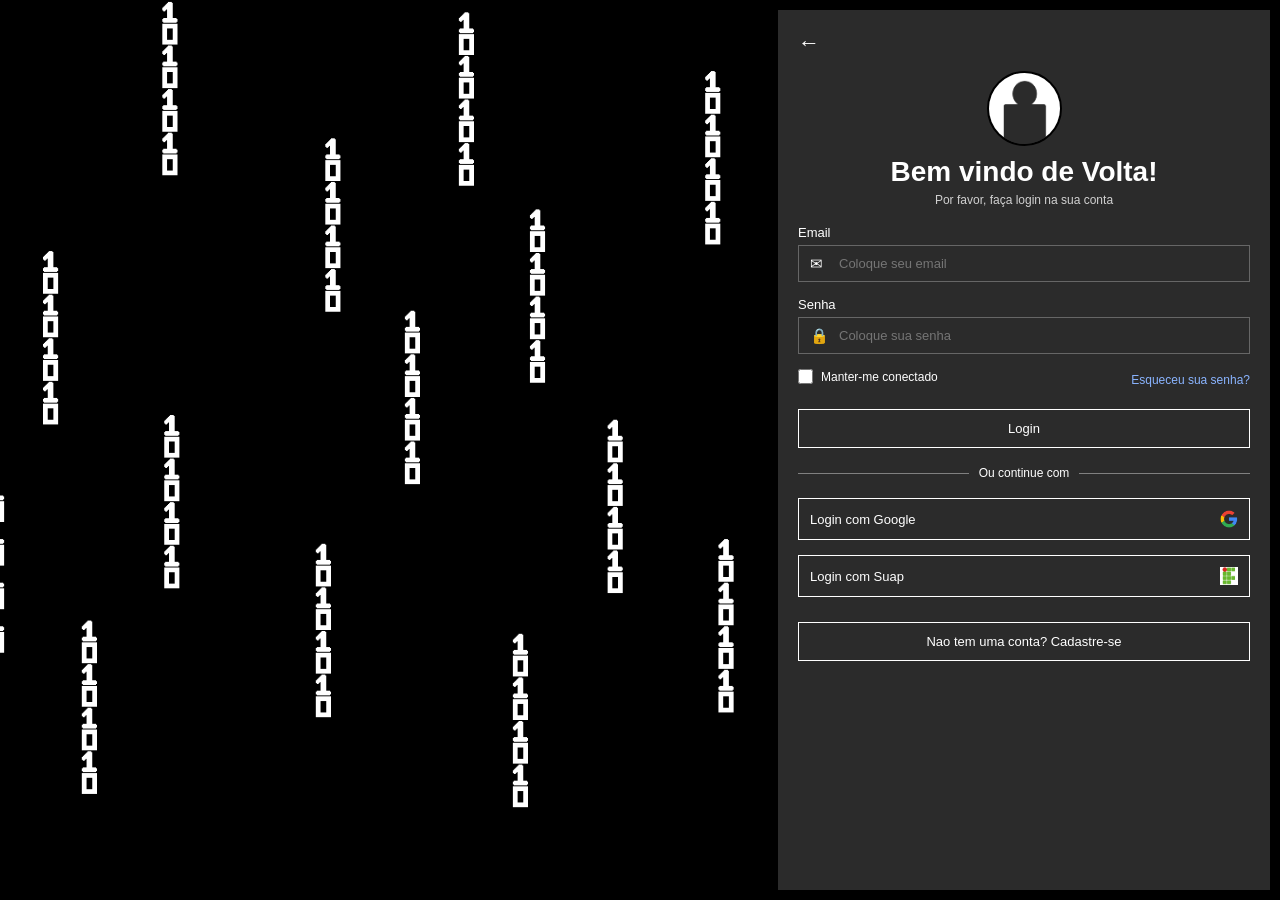
<file: index.html>
<!DOCTYPE html>
<html lang="pt-br">
<head>
<meta charset="UTF-8">
<meta name="viewport"
content="width=device-width, initial-scale=1.0">
<link rel="stylesheet" href="css/style.css">
<title>Login</title>
</head>
<body>

    <div class="left"></div>

    <div class="right">

        <div class="login-box">

            <div class="back">←</div>

            <div class="avatar">
                <img src="img/avatar.png" alt="user">
            </div>

            <h2>Bem vindo de Volta!</h2>

            <p>Por favor, faça login na sua conta</p>

            <!-- email -->
            <label>Email</label>

            <div class="input-box">

                <span class="icon">✉</span>

                <input
                    type="email"
                    id="loginEmail"
                    placeholder="Coloque seu email">

            </div>

            <!-- senha -->
            <label>Senha</label>

            <div class="input-box">

                <span class="icon">🔒</span>

                <input
                    type="password"
                    id="loginSenha"
                    placeholder="Coloque sua senha">

                <span class="show-password"
                    onclick="mostrarSenha('loginSenha')">
                </span>
            </div>

            <!-- opcoes para dar charme -->
            <div class="options">

                <label class="remember">
                    <input type="checkbox">
                    Manter-me conectado
                </label>

                <div class="forgot">

                    <a href="#">Esqueceu sua senha?</a>

                </div>

            </div>

            <!-- login -->
            <button class="login-btn"
            onclick="login()">
                Login
            </button>

            <!-- linha que divide -->
            <div class="divider-line">

                <span>Ou continue com</span>

            </div>

            <!-- google nao funfa -->
            <button class="social-btn">
                Login com Google
                <img src="img/google.png" alt="Google">

            </button>

            <!-- suap nao funfa -->
            <button class="social-btn">
                
                Login com Suap
                <img src="img/suap.png" alt="Suap">

            </button>

            <!-- registre -->
            <button class="signup-btn"
            onclick="window.location.href='cadastro.html'">

                Nao tem uma conta? Cadastre-se

            </button>

        </div>

    </div>

<script src="js/script.js"></script>
</body>
</html>
</file>
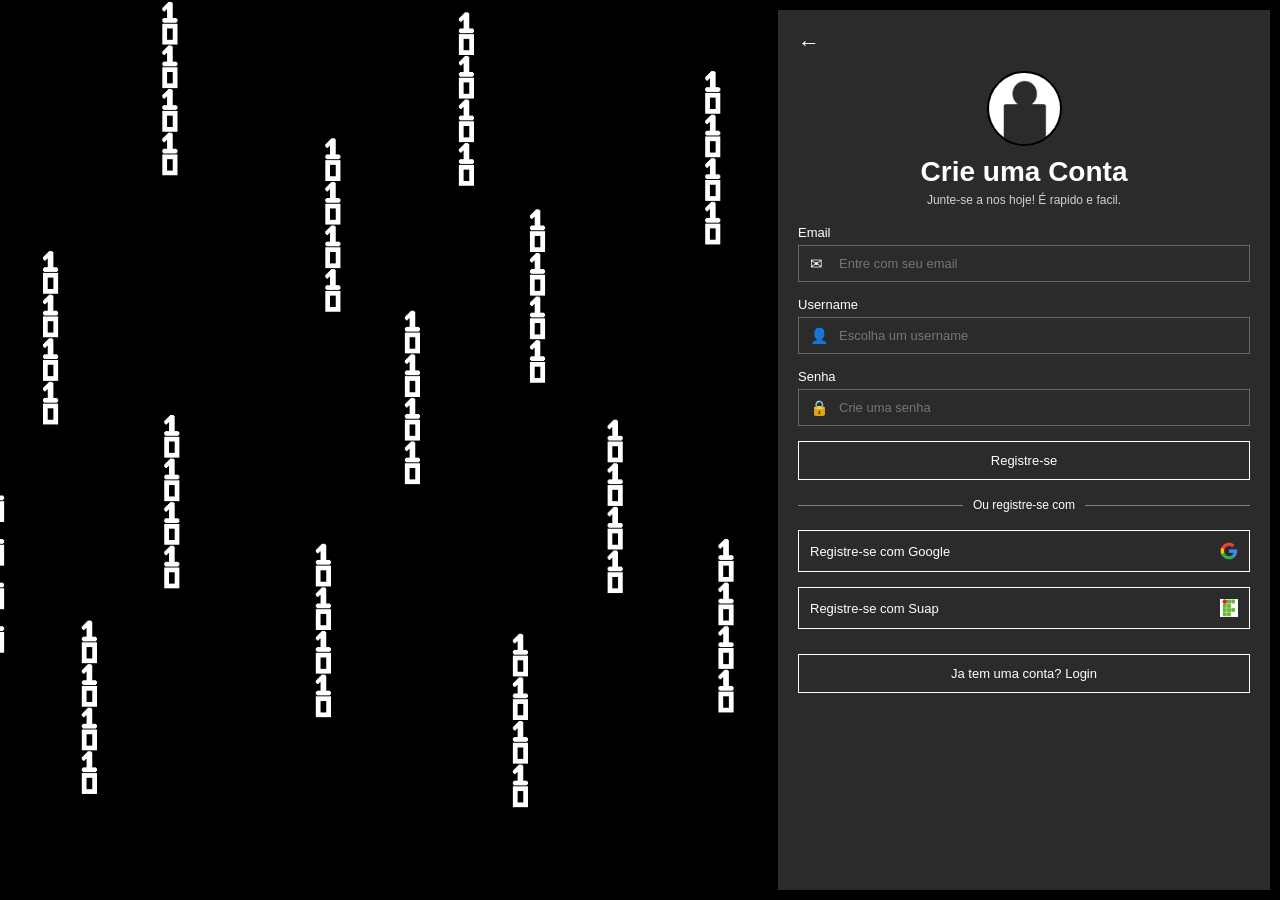
<file: cadastro.html>
<!DOCTYPE html>
<html lang="pt-br">
<head>
<meta charset="UTF-8">
<meta name="viewport"
content="width=device-width, initial-scale=1.0">
<link rel="stylesheet" href="css/style.css">
<title>Cadastro</title>
</head>

<body>

<div class="left"></div>

<div class="right">

    <div class="login-box">

        <div class="back"
            onclick="window.location.href='index.html'">
            ←
        </div>

        <div class="avatar">
            <img src="img/avatar.png" alt="user">
        </div>

        <h2>Crie uma Conta</h2>

        <p> Junte-se a nos hoje! É rapido e facil.</p>

        <!-- email -->
        <label>Email</label>

        <div class="input-box">

            <span class="icon">✉</span>

            <input
                type="email"
                id="email"
                placeholder="Entre com seu email">

        </div>

        <!-- username -->
        <label>Username</label>

        <div class="input-box">

            <span class="icon">👤</span>

            <input
                type="text"
                id="username"
                placeholder="Escolha um username">

        </div>

        <!-- senha -->
        <label>Senha</label>

        <div class="input-box">

            <span class="icon">🔒</span>

            <input
                type="password"
                id="senha"
                placeholder="Crie uma senha">

            <span class="show-password"
                onclick="mostrarSenha('senha')">
            </span>

        </div>

        <!-- cadastro-->
        <button class="login-btn"
        onclick="cadastrar()">
            Registre-se
        </button>

        <!-- linha maneira -->
        <div class="divider-line">
            <span>Ou registre-se com</span>
        </div>

        <!-- google nao funfa -->
        <button class="social-btn">
            Registre-se com Google
            <img src="img/google.png" alt="Google">
        </button>

        <!-- suap nao funfa -->
        <button class="social-btn">
            Registre-se com Suap
            <img src="img/suap.png" alt="Suap">
        </button>

        <!-- login -->
        <button class="signup-btn"
            onclick="window.location.href='index.html'">
            Ja tem uma conta? Login
        </button>

    </div>
</div>

<script src="js/script.js"></script>
</body>
</html>
</file>
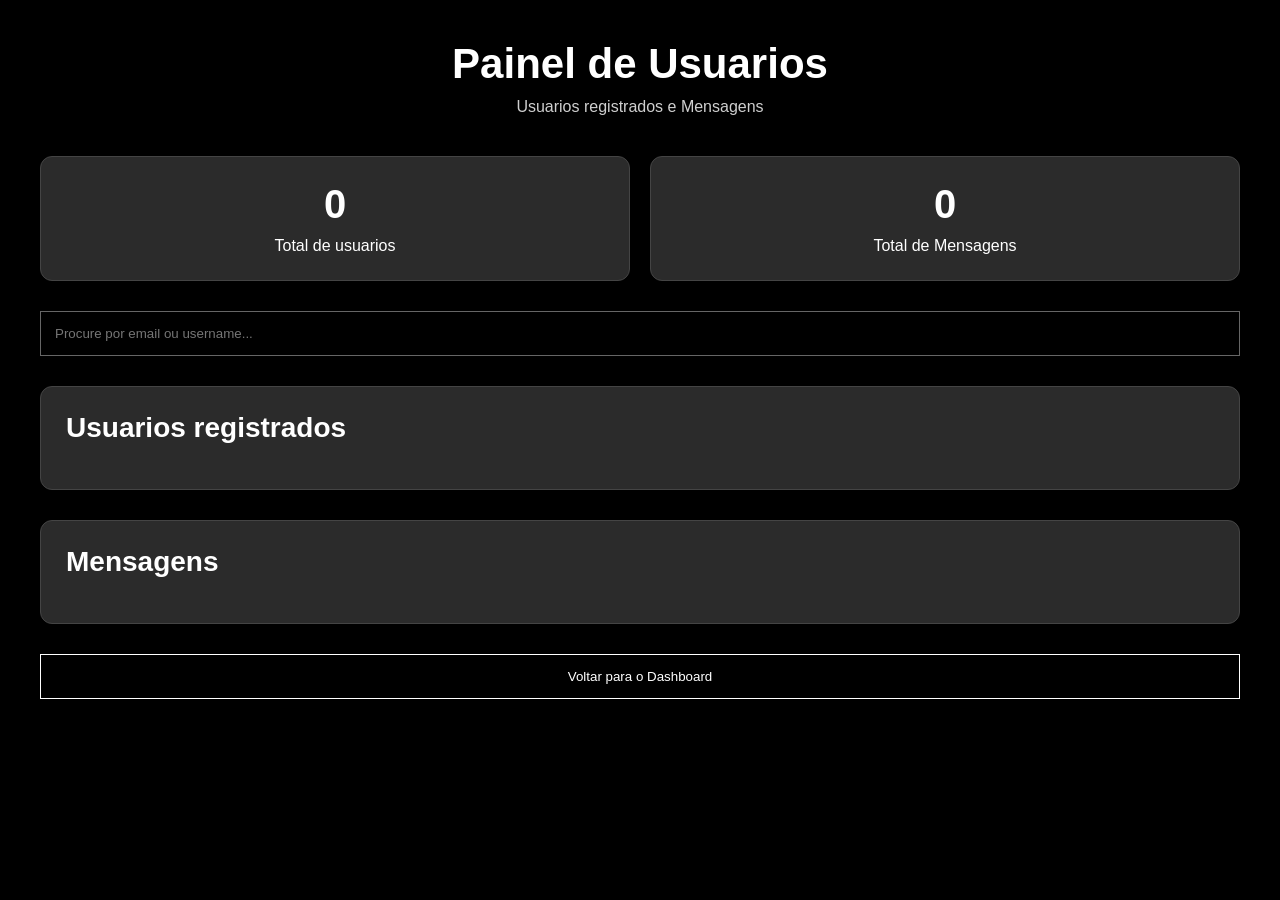
<file: usuarios.html>
<!DOCTYPE html>
<html lang="pt-br">
<head>
<meta charset="UTF-8">
<meta name="viewport"
content="width=device-width, initial-scale=1.0">
<link rel="stylesheet"
href="css/usuarios.css">
<title>Usuários</title>
</head>
<body>

<div class="container">

    <!-- HEADER -->

    <header>

        <h1>Painel de Usuarios</h1>

        <p>Usuarios registrados e Mensagens</p>

    </header>

    <!-- dados -->

    <section class="stats">

        <div class="stat-card">

            <h2 id="totalUsuarios">0</h2>

            <p>Total de usuarios</p>

        </div>

        <div class="stat-card">

            <h2 id="totalMensagens">0</h2>

            <p>Total de Mensagens</p>

        </div>

    </section>

    <!-- busca/pesquisa -->
    <section class="search-box">

        <input
            type="text"
            id="pesquisa"
            placeholder="Procure por email ou username..."
            onkeyup="filtrarUsuarios()">

    </section>

    <!-- USERS -->

    <section class="usuarios-section">

        <h2>Usuarios registrados</h2>

        <div id="usuariosContainer"></div>

    </section>

    <!-- mensagens -->
    <section class="mensagens-section">

        <h2>Mensagens</h2>

        <div id="mensagensContainer"></div>

    </section>

    <!-- botao voltar -->
    <div class="bottom-button">

        <button
        onclick="window.location.href='aba.html'">
        Voltar para o Dashboard
        </button>

    </div>

</div>

<!-- nao consigo mandar pro js.script ent fica aqui mesmo-->
<script>

/* pega usr */
let usuarios = JSON.parse(
    localStorage.getItem("usuarios")
) || [];

/* pega msg */
let mensagens = JSON.parse(
    localStorage.getItem("mensagens")
) || [];

/* quanto user (soma) */
let totalUsuarios = usuarios.reduce(
    (acc) => acc + 1,
    0
);

document.getElementById(
    "totalUsuarios"
).innerText = totalUsuarios;

/* quanta msg (soma) */
let totalMensagens = mensagens.reduce(
    (acc) => acc + 1,
    0
);

document.getElementById(
    "totalMensagens"
).innerText = totalMensagens;

/* mostra usuario */
function mostrarUsuarios(lista) {

    let container =
    document.getElementById(
        "usuariosContainer"
    );

    container.innerHTML = "";

    lista.map(usuario => {

        container.innerHTML += `

        <div class="user-card">
            <h3>${usuario.username}</h3>
            <p>Email: ${usuario.email}</p>
            <p>Password: ${usuario.senha}</p>
        </div>

        `;
    });
}

/* mostra mensagem */
function mostrarMensagens() {

    let container =
    document.getElementById(
        "mensagensContainer"
    );

    container.innerHTML = "";

    mensagens.map(msg => {

        container.innerHTML += `

        <div class="message-card">

            <h3>${msg.nome}</h3>

            <p>Email: ${msg.email}</p>

            <p>${msg.mensagem}</p>

        </div>

        `;
    });
}

/* filtro */
function filtrarUsuarios() {

    let valor =
    document.getElementById(
        "pesquisa"
    ).value.toLowerCase();

    let filtrados = usuarios.filter(usuario =>

    usuario.email
    .toLowerCase()
    .includes(valor)

    ||

    usuario.username
    .toLowerCase()
    .includes(valor)
);

    mostrarUsuarios(filtrados);
}

/* inicializa func */
mostrarUsuarios(usuarios);
mostrarMensagens();

</script>
<script src="js/script.js"></script>
</body>
</html>
</file>
<file: css/style.css>
* {
    margin: 0;
    padding: 0;
    box-sizing: border-box;
    font-family: Arial, sans-serif;
}

body {
    display: flex;
    height: 100vh;
    background: black;
}

/* LEFT SIDE */

.left {
    width: 60%;
    background: url("/img/background.png")
    no-repeat center center;

    background-size: cover;
}

/* RIGHT SIDE */

.right {
    width: 40%;

    display: flex;
    justify-content: center;
    align-items: center;

    padding: 10px;

    overflow: hidden;
}

/* MAIN BOX */

.login-box {
    width: 100%;
    height: 100%;

    background: #2b2b2b;

    padding: 20px;

    display: flex;
    flex-direction: column;

    overflow-y: auto;
}

/* BACK BUTTON */

.back {
    font-size: 22px;
    color: white;

    cursor: pointer;

    margin-bottom: 10px;
}

/* AVATAR */

.avatar {
    width: 75px;
    height: 75px;

    border-radius: 50%;
    overflow: hidden;

    margin: 5px auto 10px;

    border: 2px solid black;
}

.avatar img {
    width: 100%;
    height: 100%;

    object-fit: cover;
}

/* TITLES */

h2 {
    text-align: center;

    color: white;

    font-size: 28px;

    margin-bottom: 5px;
}

p {
    text-align: center;

    color: #d1d1d1;

    font-size: 12px;

    margin-bottom: 18px;
}

/* LABELS */

label {
    color: white;
    font-size: 13px;

    margin-bottom: 5px;
}

/* INPUTS */

.input-box {
    position: relative;

    width: 100%;

    margin-bottom: 15px;
}

.input-box input {
    width: 100%;

    padding: 10px 40px;

    border: 1px solid #666;

    background: transparent;

    color: white;

    outline: none;

    font-size: 13px;

    transition: 0.3s;
}

.input-box input:focus {
    border-color: white;
}

/* ICONS */

.icon {
    position: absolute;

    left: 12px;
    top: 50%;

    transform: translateY(-50%);

    color: white;

    font-size: 15px;
}

/* SHOW PASSWORD */

.show-password {
    position: absolute;

    right: 12px;
    top: 50%;

    transform: translateY(-50%);

    color: white;

    cursor: pointer;

    font-size: 15px;
}

/* OPTIONS */

.options {
    display: flex;

    justify-content: space-between;
    align-items: center;

    margin-bottom: 20px;
}

/* REMEMBER */

.remember {
    display: flex;
    align-items: center;

    gap: 8px;

    font-size: 12px;
}

.remember input {
    width: 15px;
    height: 15px;

    cursor: pointer;
}

/* FORGOT */

.forgot a {
    color: #8ab4ff;

    text-decoration: none;

    font-size: 12px;
}

.forgot a:hover {
    text-decoration: underline;
}

/* PASSWORD RULES */

.password-rules {
    margin-bottom: 18px;
}

.password-rules p {
    text-align: left;

    font-size: 11px;

    color: #cfcfcf;

    margin-bottom: 4px;
}

/* BUTTONS */

button {
    width: 100%;

    padding: 11px;

    border: 1px solid white;

    background: transparent;

    color: white;

    cursor: pointer;

    font-size: 13px;

    transition: 0.3s;
}

button:hover {
    background: white;
    color: black;
}

/* LOGIN BUTTON */

.login-btn {
    margin-bottom: 18px;
}

/* DIVIDER */

.divider-line {
    display: flex;
    align-items: center;

    gap: 10px;

    color: white;

    font-size: 12px;

    margin-bottom: 18px;
}

.divider-line::before,
.divider-line::after {
    content: "";

    flex: 1;

    height: 1px;

    background: gray;
}

/* SOCIAL BUTTONS */

.social-btn {
    display: flex;

    justify-content: space-between;
    align-items: center;

    margin-bottom: 15px;
}

.social-btn img {
    width: 18px;
    height: 18px;
}

/* SIGNUP BUTTON */

.signup-btn {
    margin-top: 10px;
}

/* RESPONSIVE */

@media (max-width: 900px) {

    .left {
        display: none;
    }

    .right {
        width: 100%;
    }

    .login-box {
        height: 100vh;
    }
}
</file>
<file: css/usuarios.css>
* {
    margin: 0;
    padding: 0;

    box-sizing: border-box;

    font-family: Arial, sans-serif;
}

body {
    background: black;
    color: white;

    min-height: 100vh;

    padding: 40px 20px;
}

.container {
    max-width: 1200px;

    margin: auto;
}

/* HEADER */

header {
    text-align: center;

    margin-bottom: 40px;
}

header h1 {
    font-size: 42px;

    margin-bottom: 10px;
}

header p {
    color: #cfcfcf;
}

/* STATS */

.stats {
    display: grid;

    grid-template-columns: 1fr 1fr;

    gap: 20px;

    margin-bottom: 30px;
}

.stat-card {
    background: #2b2b2b;

    border: 1px solid #444;

    border-radius: 12px;

    padding: 25px;

    text-align: center;
}

.stat-card h2 {
    font-size: 40px;

    margin-bottom: 10px;
}

/* SEARCH */

.search-box {
    margin-bottom: 30px;
}

.search-box input {
    width: 100%;

    padding: 14px;

    background: transparent;

    border: 1px solid #666;

    color: white;

    outline: none;
}

/* SECTIONS */

.usuarios-section,
.mensagens-section {
    background: #2b2b2b;

    border: 1px solid #444;

    border-radius: 12px;

    padding: 25px;

    margin-bottom: 30px;
}

.usuarios-section h2,
.mensagens-section h2 {
    margin-bottom: 20px;

    font-size: 28px;
}

/* USERS */

.user-card {
    background: #1f1f1f;

    border: 1px solid #555;

    border-radius: 10px;

    padding: 20px;

    margin-bottom: 15px;
}

.user-card h3 {
    margin-bottom: 10px;
}

.user-card p {
    color: #d1d1d1;

    margin-bottom: 5px;
}

/* MESSAGES */

.message-card {
    background: #1f1f1f;

    border: 1px solid #555;

    border-radius: 10px;

    padding: 20px;

    margin-bottom: 15px;
}

.message-card h3 {
    margin-bottom: 10px;
}

.message-card p {
    color: #d1d1d1;

    margin-bottom: 5px;
}

/* BUTTON */

.bottom-button button {
    width: 100%;

    padding: 14px;

    border: 1px solid white;

    background: transparent;

    color: white;

    cursor: pointer;

    transition: 0.3s;
}

.bottom-button button:hover {
    background: white;
    color: black;
}

/* RESPONSIVO */

@media (max-width: 900px) {

    .stats {
        grid-template-columns: 1fr;
    }

    header h1 {
        font-size: 32px;
    }
}
</file>
